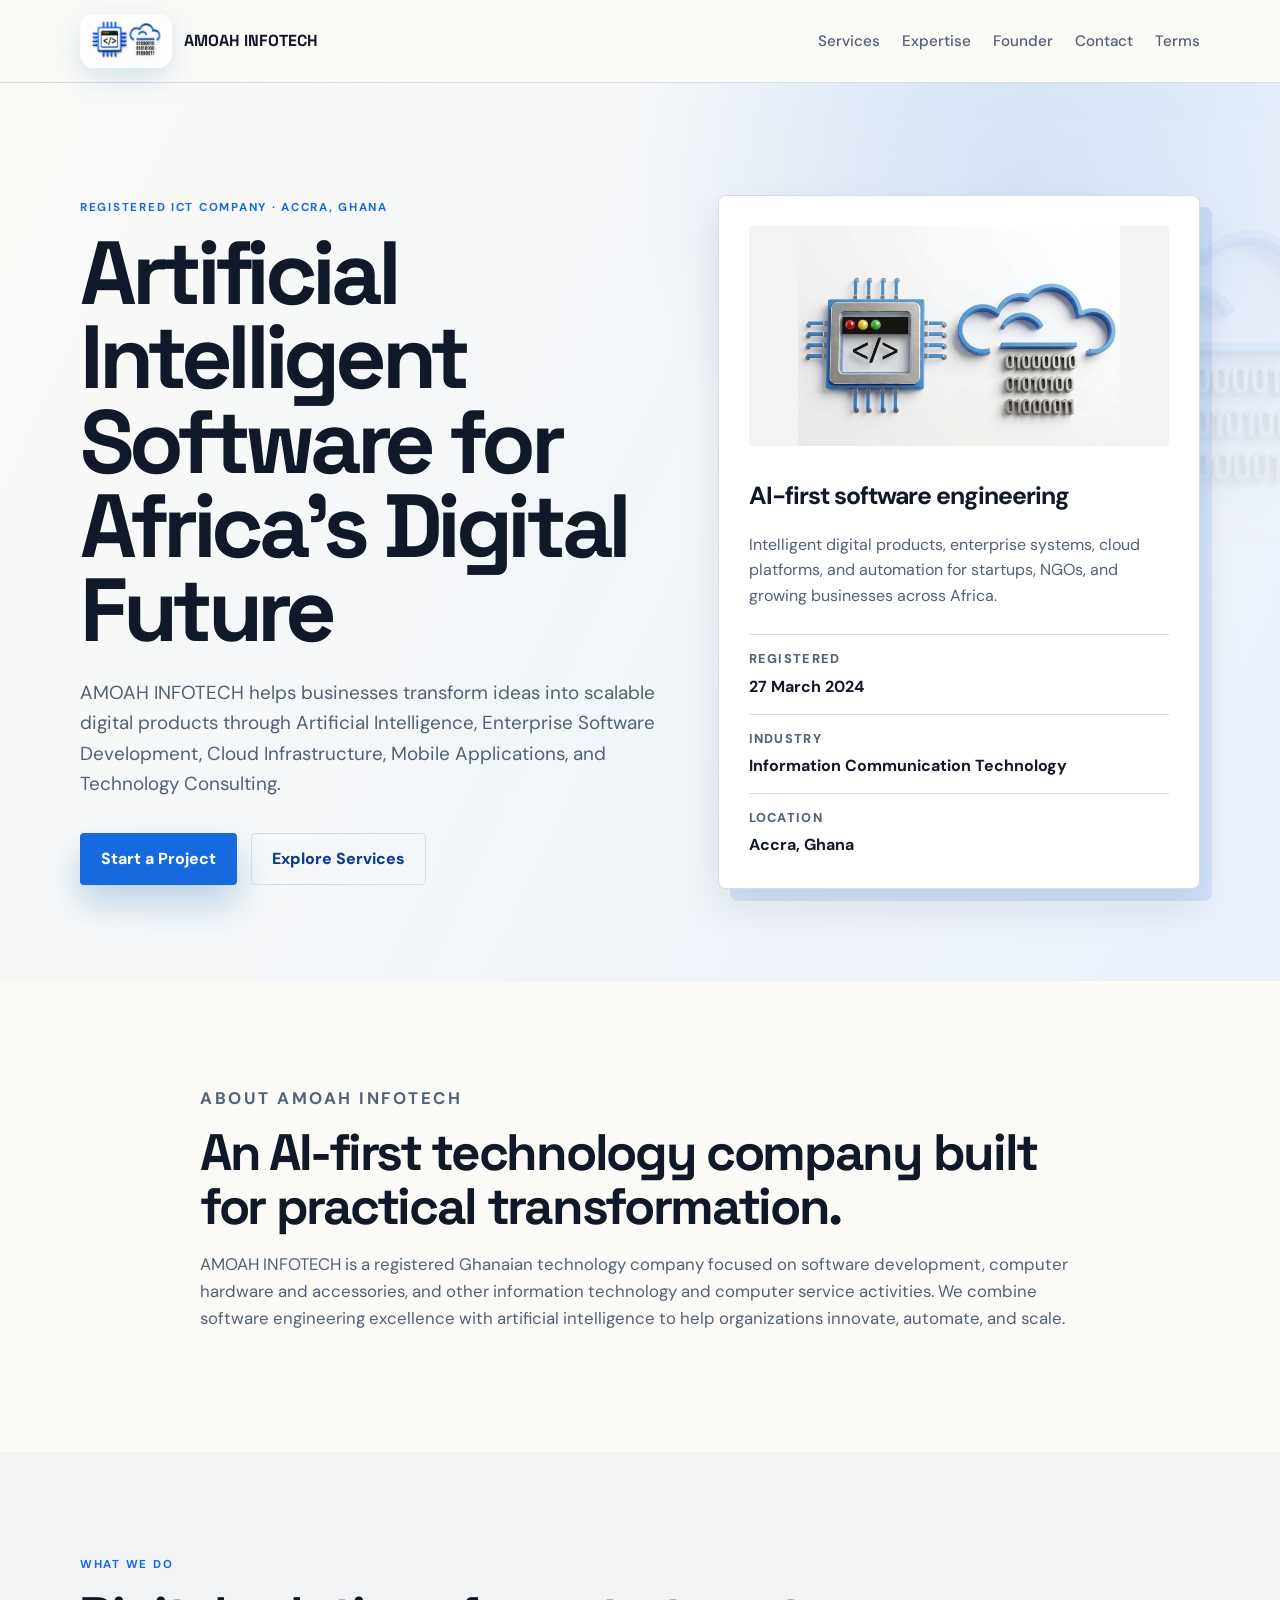
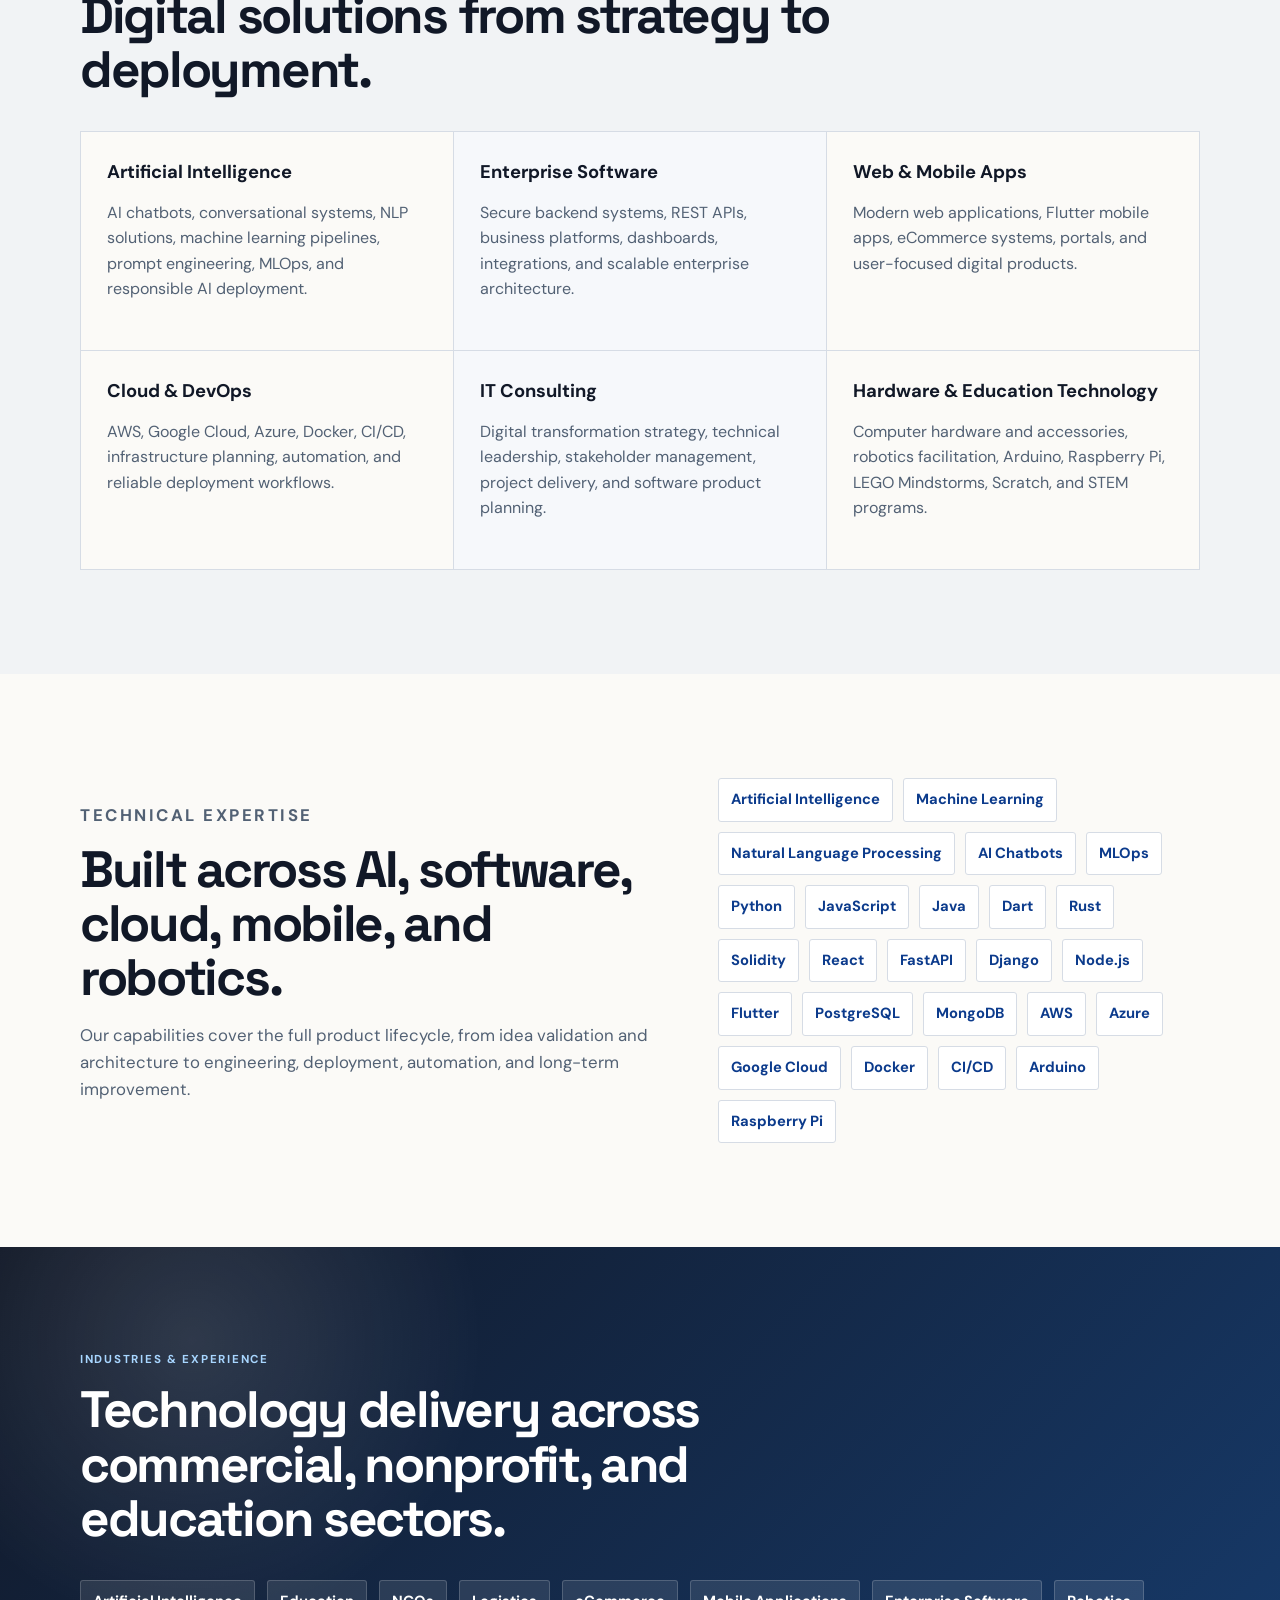
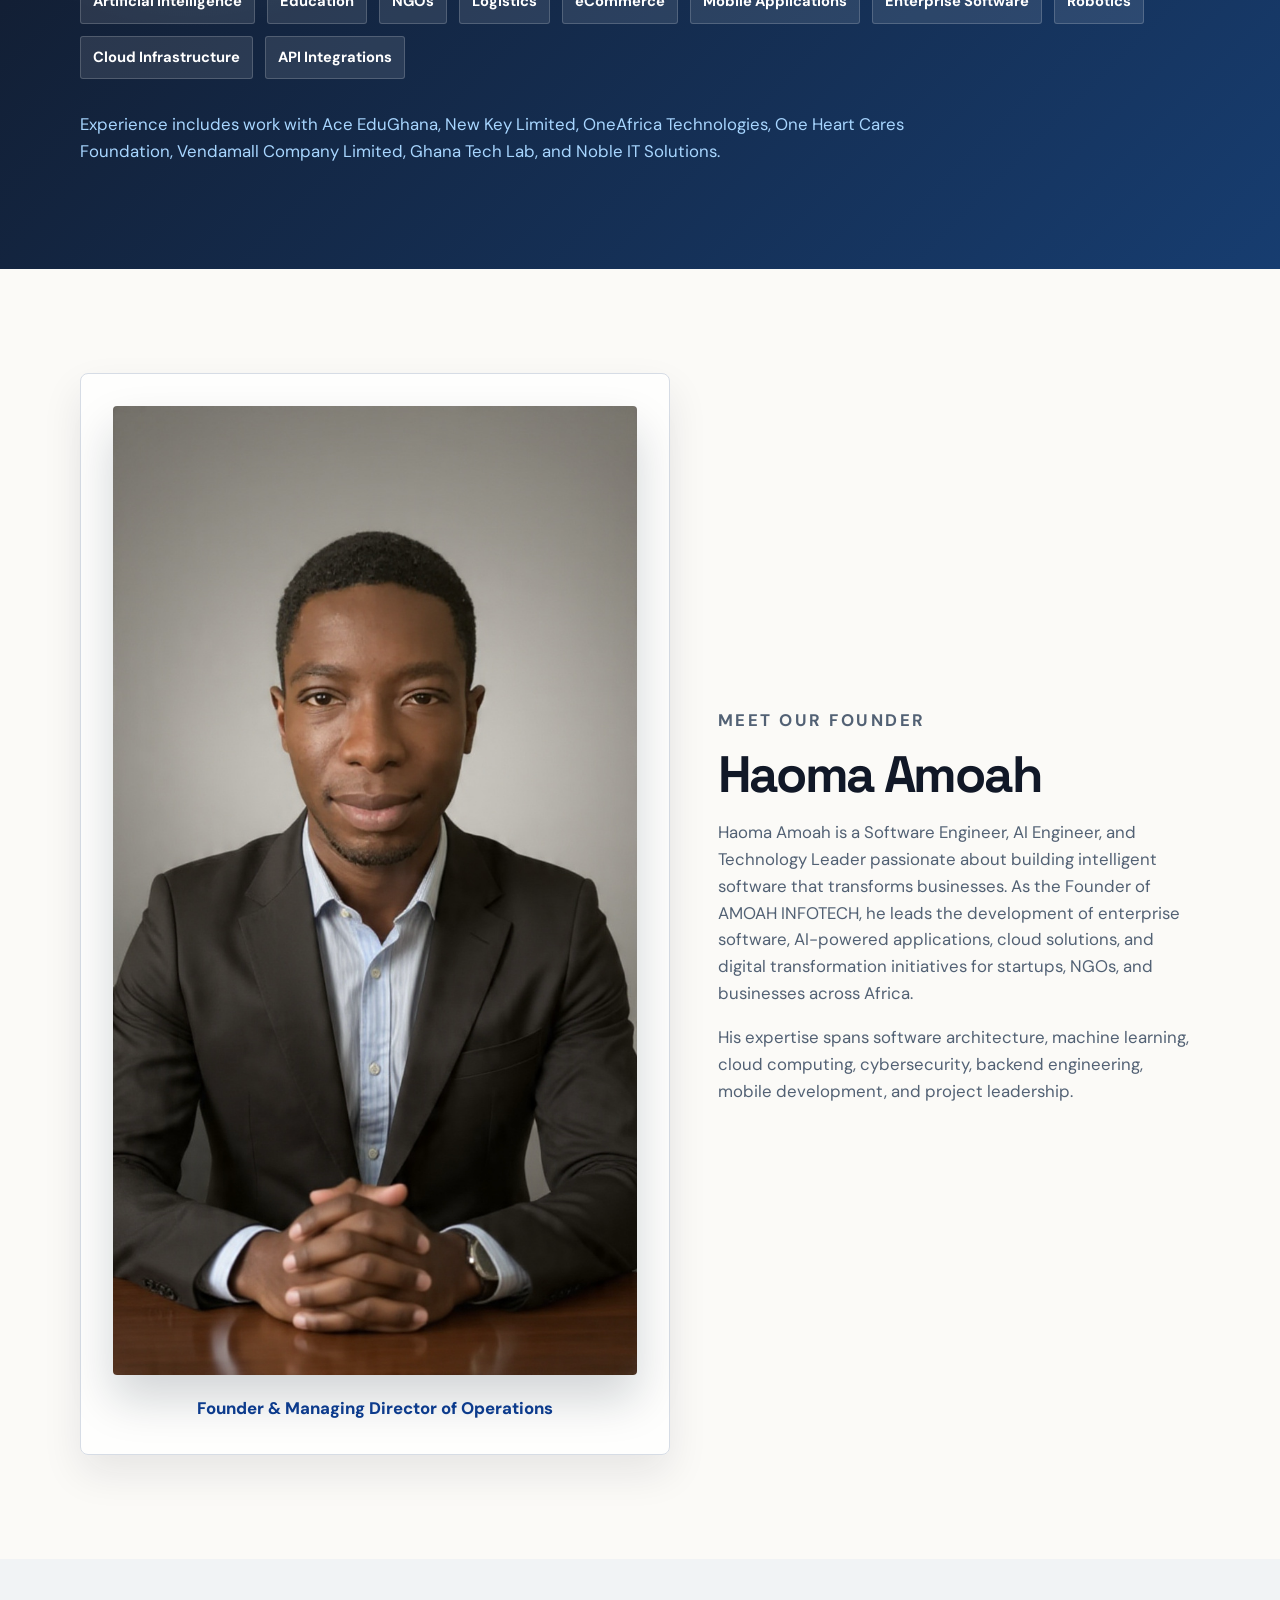
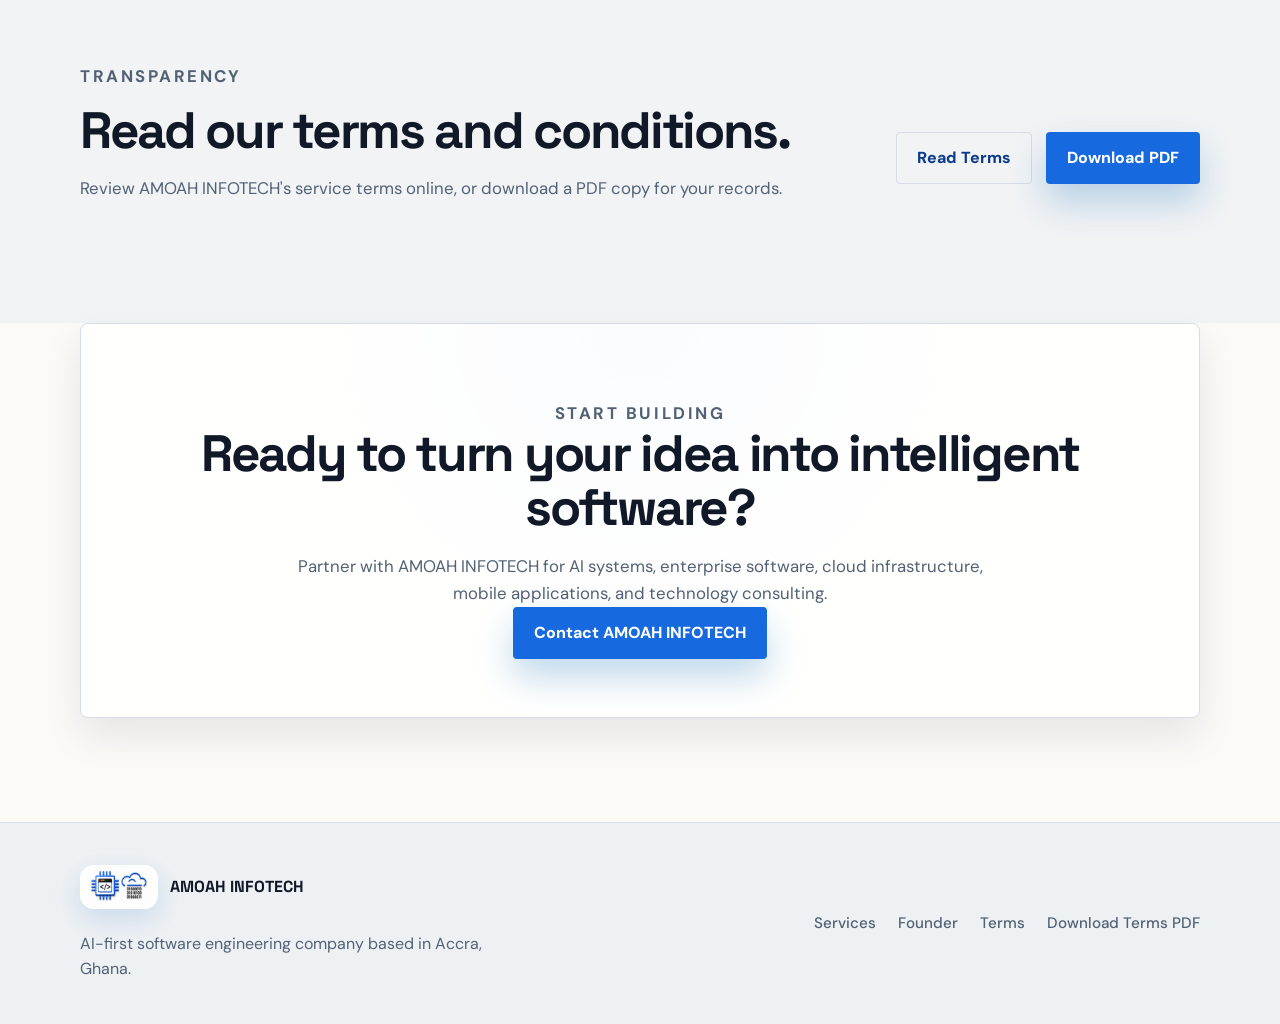
<file: index.html>
<!doctype html>
<html lang="en">
  <head>
    <meta charset="UTF-8" />
    <meta name="viewport" content="width=device-width, initial-scale=1.0" />
    <meta
      name="description"
      content="AMOAH INFOTECH is an AI-first software engineering company in Accra, Ghana, building intelligent software, cloud solutions, mobile apps, and automation systems."
    />
    <title>AMOAH INFOTECH | AI-First Software Engineering</title>
    <link rel="preconnect" href="https://fonts.googleapis.com" />
    <link rel="preconnect" href="https://fonts.gstatic.com" crossorigin />
    <link
      href="https://fonts.googleapis.com/css2?family=DM+Sans:wght@400;500;600;700&family=Space+Grotesk:wght@400;500;600;700&display=swap"
      rel="stylesheet"
    />
    <link rel="stylesheet" href="styles.css" />
  </head>
  <body>
    <div class="splash-loader" aria-hidden="true">
      <img src="assets/splash_logo.png" alt="" />
    </div>

    <header class="site-header">
      <nav class="nav container" aria-label="Main navigation">
        <a class="brand" href="#top" aria-label="AMOAH INFOTECH home">
          <img src="assets/logo.png" alt="AMOAH INFOTECH logo" />
          <span>AMOAH INFOTECH</span>
        </a>
        <div class="nav-links">
          <a href="#services">Services</a>
          <a href="#expertise">Expertise</a>
          <a href="#founder">Founder</a>
          <a href="#contact">Contact</a>
          <a href="terms.html">Terms</a>
        </div>
      </nav>
    </header>

    <main id="top">
      <section class="hero">
        <div class="container hero-grid">
          <div class="hero-copy">
            <p class="eyebrow">Registered ICT Company · Accra, Ghana</p>
            <h1>Artificial Intelligent Software for Africa's Digital Future</h1>
            <p class="hero-text">
              AMOAH INFOTECH helps businesses transform ideas into scalable digital products through
              Artificial Intelligence, Enterprise Software Development, Cloud Infrastructure, Mobile
              Applications, and Technology Consulting.
            </p>
            <div class="hero-actions">
              <a class="btn primary" href="#contact">Start a Project</a>
              <a class="btn secondary" href="#services">Explore Services</a>
            </div>
          </div>
          <aside class="hero-card" aria-label="Company profile">
            <img src="assets/splash_logo.png" alt="" />
            <h2>AI-first software engineering</h2>
            <p>
              Intelligent digital products, enterprise systems, cloud platforms, and automation for
              startups, NGOs, and growing businesses across Africa.
            </p>
            <dl>
              <div>
                <dt>Registered</dt>
                <dd>27 March 2024</dd>
              </div>
              <div>
                <dt>Industry</dt>
                <dd>Information Communication Technology</dd>
              </div>
              <div>
                <dt>Location</dt>
                <dd>Accra, Ghana</dd>
              </div>
            </dl>
          </aside>
        </div>
      </section>

      <section class="section">
        <div class="container intro">
          <p class="eyebrow">About AMOAH INFOTECH</p>
          <h2>An AI-first technology company built for practical transformation.</h2>
          <p>
            AMOAH INFOTECH is a registered Ghanaian technology company focused on software
            development, computer hardware and accessories, and other information technology and
            computer service activities. We combine software engineering excellence with artificial
            intelligence to help organizations innovate, automate, and scale.
          </p>
        </div>
      </section>

      <section class="section muted" id="services">
        <div class="container">
          <div class="section-heading">
            <p class="eyebrow">What We Do</p>
            <h2>Digital solutions from strategy to deployment.</h2>
          </div>
          <div class="cards">
            <article class="card">
              <h3>Artificial Intelligence</h3>
              <p>
                AI chatbots, conversational systems, NLP solutions, machine learning pipelines,
                prompt engineering, MLOps, and responsible AI deployment.
              </p>
            </article>
            <article class="card">
              <h3>Enterprise Software</h3>
              <p>
                Secure backend systems, REST APIs, business platforms, dashboards, integrations, and
                scalable enterprise architecture.
              </p>
            </article>
            <article class="card">
              <h3>Web & Mobile Apps</h3>
              <p>
                Modern web applications, Flutter mobile apps, eCommerce systems, portals, and
                user-focused digital products.
              </p>
            </article>
            <article class="card">
              <h3>Cloud & DevOps</h3>
              <p>
                AWS, Google Cloud, Azure, Docker, CI/CD, infrastructure planning, automation, and
                reliable deployment workflows.
              </p>
            </article>
            <article class="card">
              <h3>IT Consulting</h3>
              <p>
                Digital transformation strategy, technical leadership, stakeholder management,
                project delivery, and software product planning.
              </p>
            </article>
            <article class="card">
              <h3>Hardware & Education Technology</h3>
              <p>
                Computer hardware and accessories, robotics facilitation, Arduino, Raspberry Pi,
                LEGO Mindstorms, Scratch, and STEM programs.
              </p>
            </article>
          </div>
        </div>
      </section>

      <section class="section" id="expertise">
        <div class="container split">
          <div>
            <p class="eyebrow">Technical Expertise</p>
            <h2>Built across AI, software, cloud, mobile, and robotics.</h2>
            <p>
              Our capabilities cover the full product lifecycle, from idea validation and architecture
              to engineering, deployment, automation, and long-term improvement.
            </p>
          </div>
          <div class="tag-cloud" aria-label="Technical skills">
            <span>Artificial Intelligence</span>
            <span>Machine Learning</span>
            <span>Natural Language Processing</span>
            <span>AI Chatbots</span>
            <span>MLOps</span>
            <span>Python</span>
            <span>JavaScript</span>
            <span>Java</span>
            <span>Dart</span>
            <span>Rust</span>
            <span>Solidity</span>
            <span>React</span>
            <span>FastAPI</span>
            <span>Django</span>
            <span>Node.js</span>
            <span>Flutter</span>
            <span>PostgreSQL</span>
            <span>MongoDB</span>
            <span>AWS</span>
            <span>Azure</span>
            <span>Google Cloud</span>
            <span>Docker</span>
            <span>CI/CD</span>
            <span>Arduino</span>
            <span>Raspberry Pi</span>
          </div>
        </div>
      </section>

      <section class="section dark">
        <div class="container">
          <div class="section-heading">
            <p class="eyebrow">Industries & Experience</p>
            <h2>Technology delivery across commercial, nonprofit, and education sectors.</h2>
          </div>
          <div class="logo-grid" aria-label="Experience areas">
            <span>Artificial Intelligence</span>
            <span>Education</span>
            <span>NGOs</span>
            <span>Logistics</span>
            <span>eCommerce</span>
            <span>Mobile Applications</span>
            <span>Enterprise Software</span>
            <span>Robotics</span>
            <span>Cloud Infrastructure</span>
            <span>API Integrations</span>
          </div>
          <p class="credibility">
            Experience includes work with Ace EduGhana, New Key Limited, OneAfrica Technologies, One
            Heart Cares Foundation, Vendamall Company Limited, Ghana Tech Lab, and Noble IT Solutions.
          </p>
        </div>
      </section>

      <section class="section" id="founder">
        <div class="container founder">
          <div class="founder-card">
            <img src="assets/founder.png" alt="Haoma Amoah, Founder of AMOAH INFOTECH" />
            <p>Founder & Managing Director of Operations</p>
          </div>
          <div>
            <p class="eyebrow">Meet Our Founder</p>
            <h2>Haoma Amoah</h2>
            <p>
              Haoma Amoah is a Software Engineer, AI Engineer, and Technology Leader passionate about
              building intelligent software that transforms businesses. As the Founder of AMOAH
              INFOTECH, he leads the development of enterprise software, AI-powered applications,
              cloud solutions, and digital transformation initiatives for startups, NGOs, and
              businesses across Africa.
            </p>
            <p>
              His expertise spans software architecture, machine learning, cloud computing,
              cybersecurity, backend engineering, mobile development, and project leadership.
            </p>
          </div>
        </div>
      </section>

      <section class="section muted">
        <div class="container terms-cta">
          <div>
            <p class="eyebrow">Transparency</p>
            <h2>Read our terms and conditions.</h2>
            <p>
              Review AMOAH INFOTECH's service terms online, or download a PDF copy for your records.
            </p>
          </div>
          <div class="terms-actions">
            <a class="btn secondary" href="terms.html">Read Terms</a>
            <a class="btn primary" href="assets/terms-and-conditions.pdf" download>
              Download PDF
            </a>
          </div>
        </div>
      </section>

      <section class="section contact" id="contact">
        <div class="container contact-card">
          <p class="eyebrow">Start Building</p>
          <h2>Ready to turn your idea into intelligent software?</h2>
          <p>
            Partner with AMOAH INFOTECH for AI systems, enterprise software, cloud infrastructure,
            mobile applications, and technology consulting.
          </p>
          <a class="btn primary" href="mailto:info@amoahinfotech.com">Contact AMOAH INFOTECH</a>
        </div>
      </section>
    </main>

    <footer class="site-footer">
      <div class="container footer-grid">
        <div>
          <a class="brand footer-brand" href="#top">
            <img src="assets/logo.png" alt="" />
            <span>AMOAH INFOTECH</span>
          </a>
          <p>AI-first software engineering company based in Accra, Ghana.</p>
        </div>
        <div class="footer-links">
          <a href="#services">Services</a>
          <a href="#founder">Founder</a>
          <a href="terms.html">Terms</a>
          <a href="assets/terms-and-conditions.pdf" download>Download Terms PDF</a>
        </div>
      </div>
    </footer>
  </body>
</html>
</file>
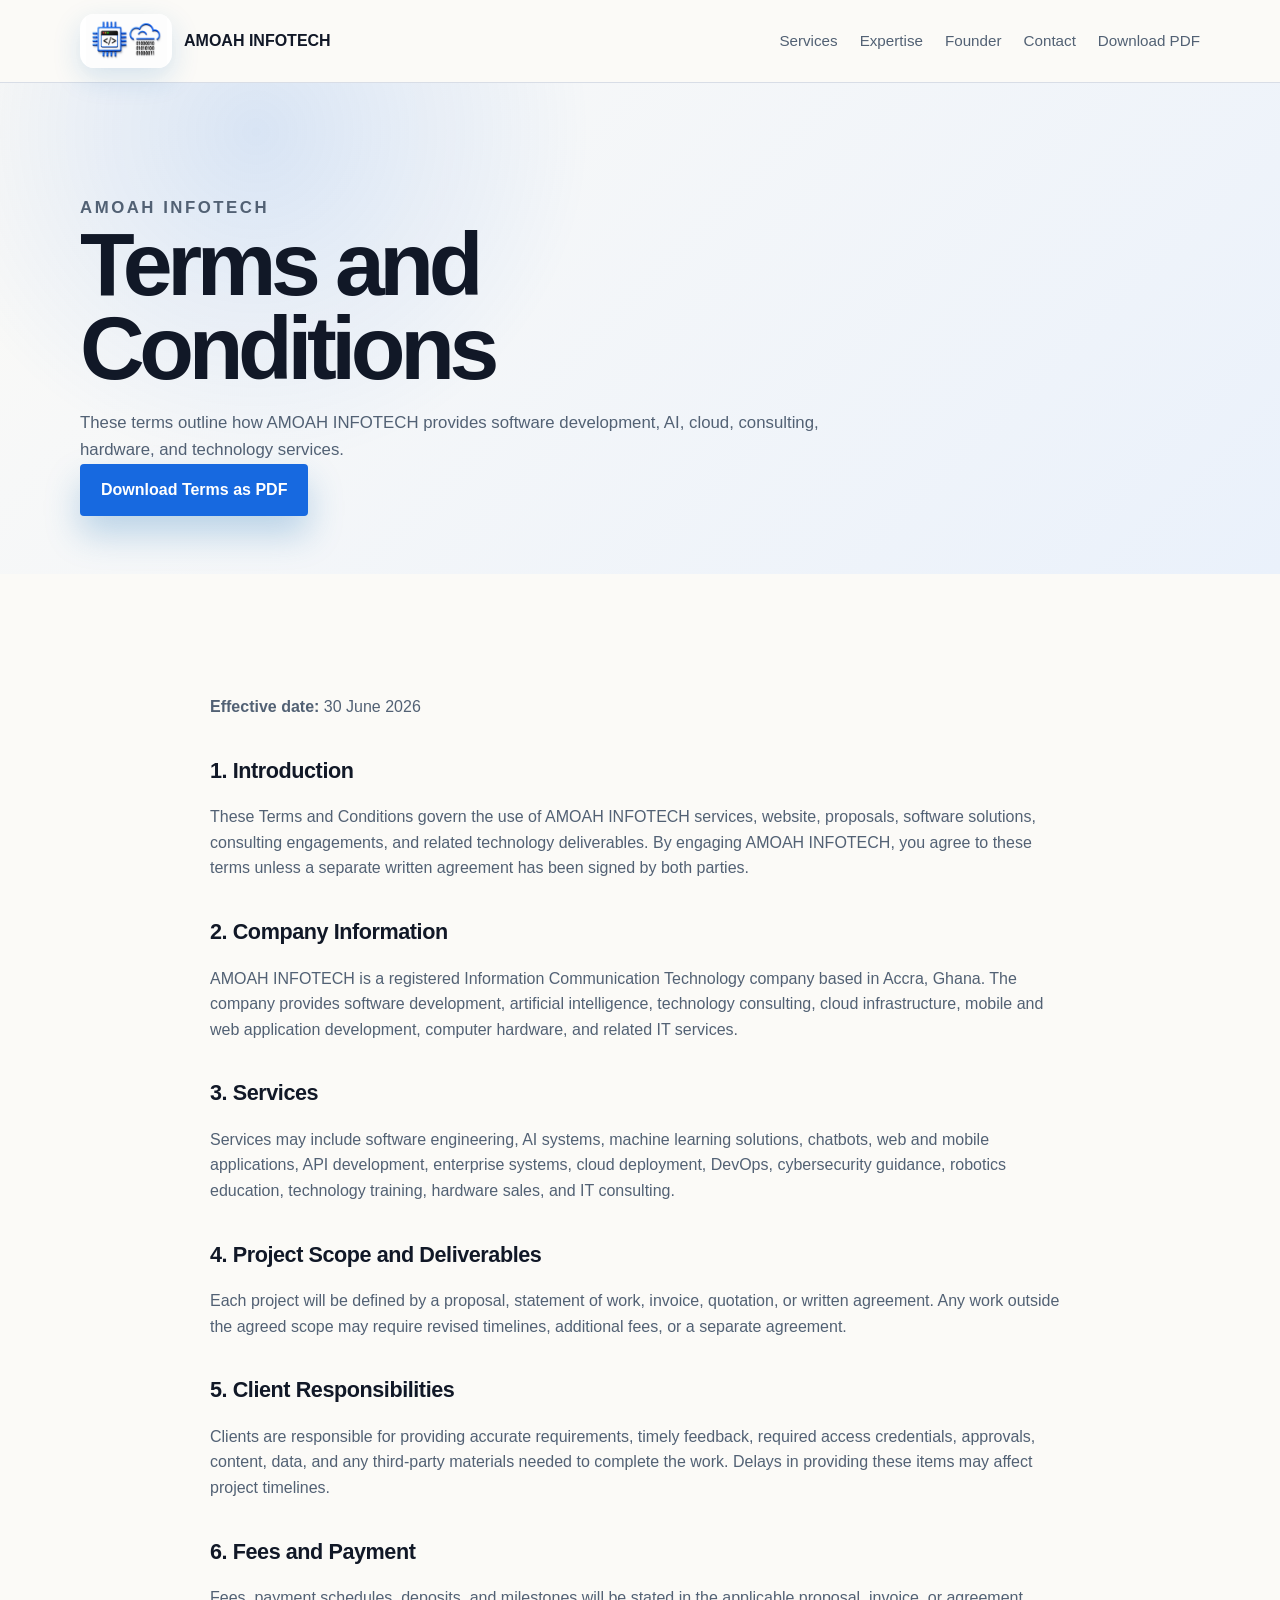
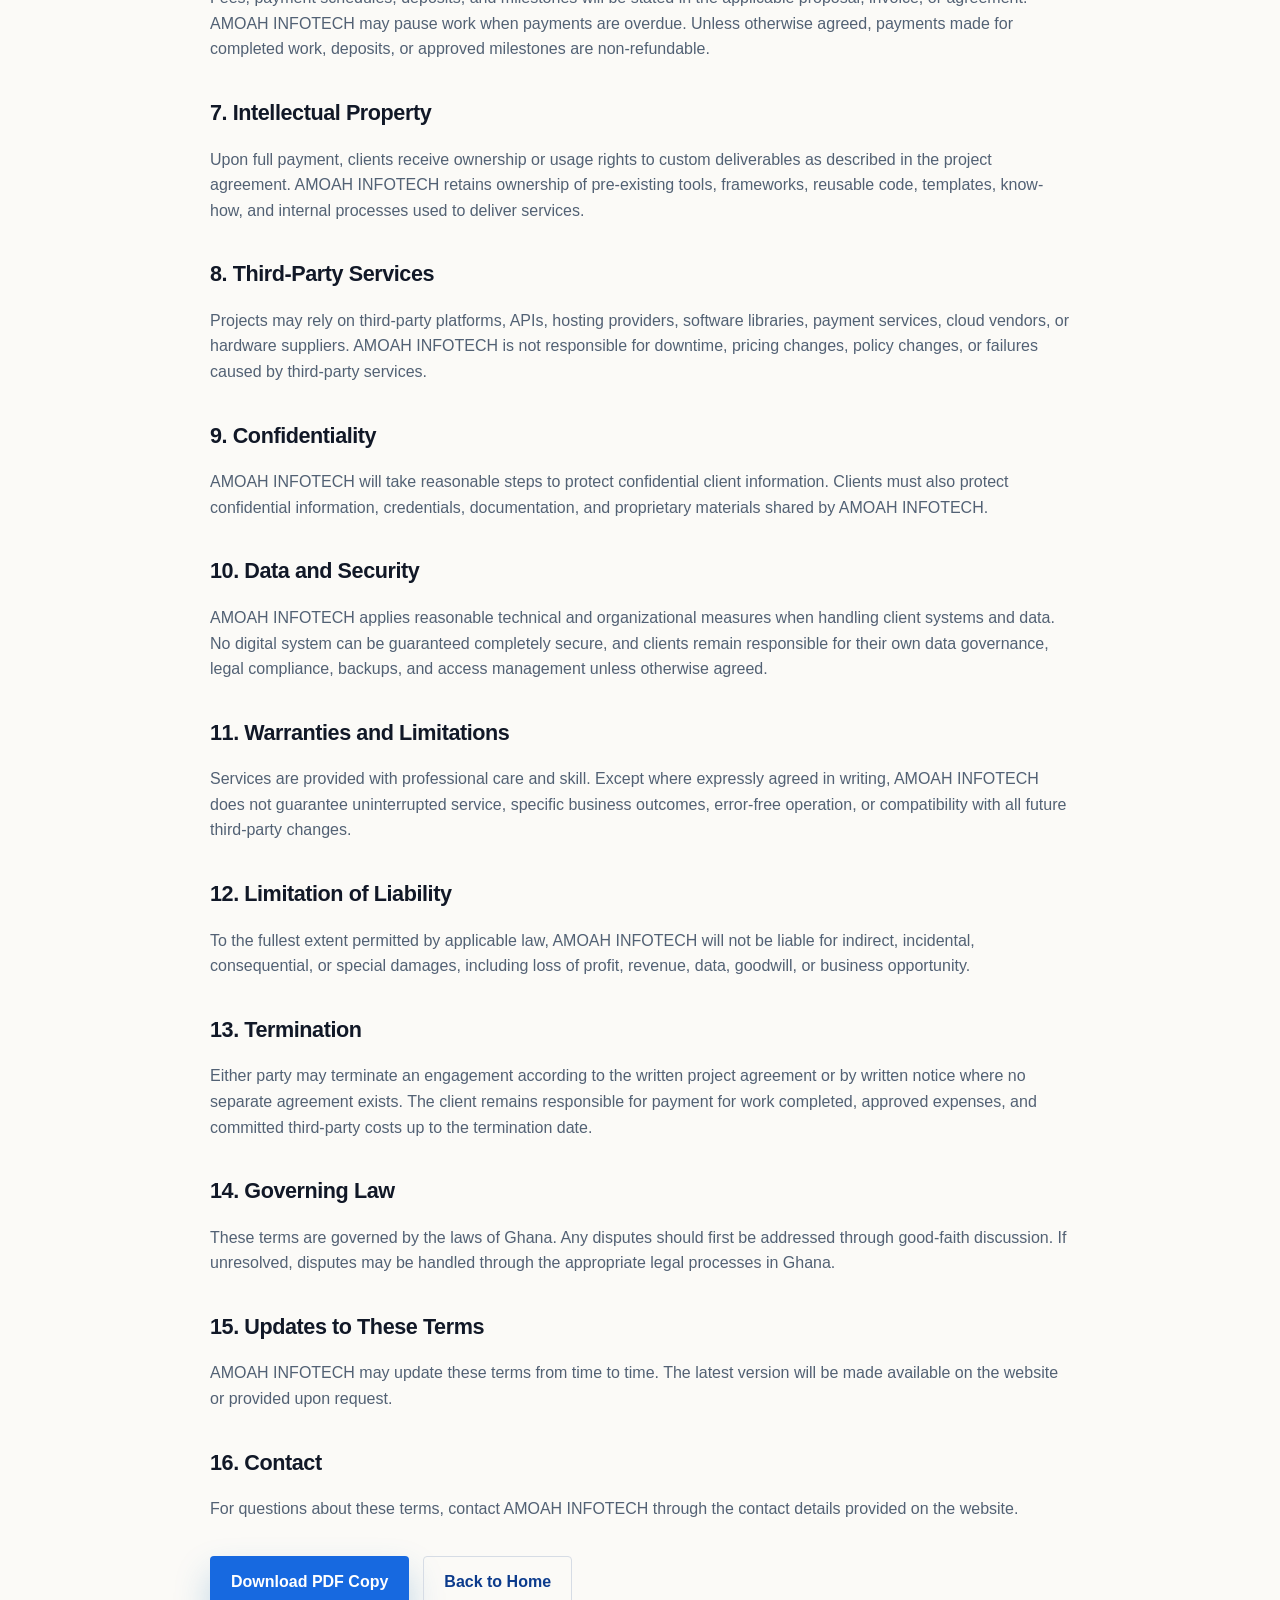
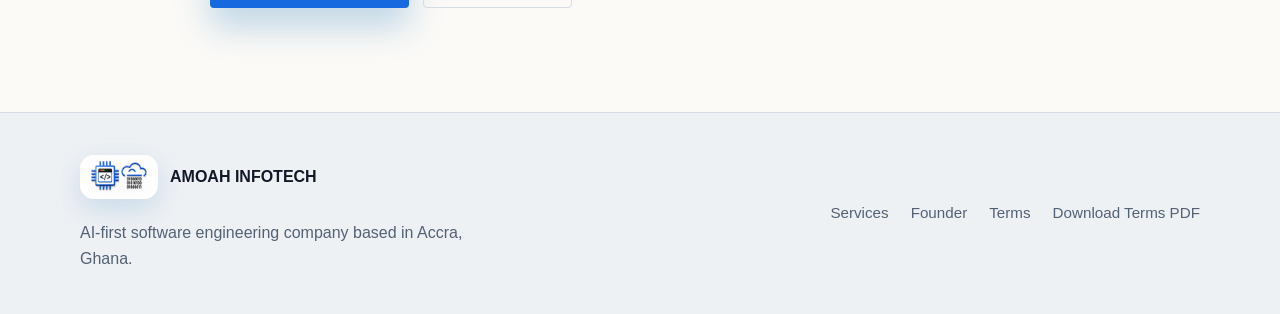
<file: terms.html>
<!doctype html>
<html lang="en">
  <head>
    <meta charset="UTF-8" />
    <meta name="viewport" content="width=device-width, initial-scale=1.0" />
    <meta
      name="description"
      content="Terms and conditions for AMOAH INFOTECH software, AI, cloud, consulting, and hardware services."
    />
    <title>Terms and Conditions | AMOAH INFOTECH</title>
    <link rel="preconnect" href="https://fonts.googleapis.com" />
    <link rel="preconnect" href="https://fonts.gstatic.com" crossorigin />
    <link
      href="https://fonts.googleapis.com/css2?family=Inter:wght@400;500;600;700;800&display=swap"
      rel="stylesheet"
    />
    <link rel="stylesheet" href="styles.css" />
  </head>
  <body>
    <div class="splash-loader" aria-hidden="true">
      <img src="assets/splash_logo.png" alt="" />
    </div>

    <header class="site-header">
      <nav class="nav container" aria-label="Main navigation">
        <a class="brand" href="index.html" aria-label="AMOAH INFOTECH home">
          <img src="assets/logo.png" alt="AMOAH INFOTECH logo" />
          <span>AMOAH INFOTECH</span>
        </a>
        <div class="nav-links">
          <a href="index.html#services">Services</a>
          <a href="index.html#expertise">Expertise</a>
          <a href="index.html#founder">Founder</a>
          <a href="index.html#contact">Contact</a>
          <a href="assets/terms-and-conditions.pdf" download>Download PDF</a>
        </div>
      </nav>
    </header>

    <main>
      <section class="page-hero">
        <div class="container">
          <p class="eyebrow">AMOAH INFOTECH</p>
          <h1>Terms and Conditions</h1>
          <p>
            These terms outline how AMOAH INFOTECH provides software development, AI, cloud,
            consulting, hardware, and technology services.
          </p>
          <a class="btn primary" href="assets/terms-and-conditions.pdf" download>
            Download Terms as PDF
          </a>
        </div>
      </section>

      <section class="section">
        <div class="container legal">
          <p><strong>Effective date:</strong> 30 June 2026</p>

          <h2>1. Introduction</h2>
          <p>
            These Terms and Conditions govern the use of AMOAH INFOTECH services, website, proposals,
            software solutions, consulting engagements, and related technology deliverables. By
            engaging AMOAH INFOTECH, you agree to these terms unless a separate written agreement has
            been signed by both parties.
          </p>

          <h2>2. Company Information</h2>
          <p>
            AMOAH INFOTECH is a registered Information Communication Technology company based in
            Accra, Ghana. The company provides software development, artificial intelligence,
            technology consulting, cloud infrastructure, mobile and web application development,
            computer hardware, and related IT services.
          </p>

          <h2>3. Services</h2>
          <p>
            Services may include software engineering, AI systems, machine learning solutions,
            chatbots, web and mobile applications, API development, enterprise systems, cloud
            deployment, DevOps, cybersecurity guidance, robotics education, technology training,
            hardware sales, and IT consulting.
          </p>

          <h2>4. Project Scope and Deliverables</h2>
          <p>
            Each project will be defined by a proposal, statement of work, invoice, quotation, or
            written agreement. Any work outside the agreed scope may require revised timelines,
            additional fees, or a separate agreement.
          </p>

          <h2>5. Client Responsibilities</h2>
          <p>
            Clients are responsible for providing accurate requirements, timely feedback, required
            access credentials, approvals, content, data, and any third-party materials needed to
            complete the work. Delays in providing these items may affect project timelines.
          </p>

          <h2>6. Fees and Payment</h2>
          <p>
            Fees, payment schedules, deposits, and milestones will be stated in the applicable
            proposal, invoice, or agreement. AMOAH INFOTECH may pause work when payments are overdue.
            Unless otherwise agreed, payments made for completed work, deposits, or approved
            milestones are non-refundable.
          </p>

          <h2>7. Intellectual Property</h2>
          <p>
            Upon full payment, clients receive ownership or usage rights to custom deliverables as
            described in the project agreement. AMOAH INFOTECH retains ownership of pre-existing
            tools, frameworks, reusable code, templates, know-how, and internal processes used to
            deliver services.
          </p>

          <h2>8. Third-Party Services</h2>
          <p>
            Projects may rely on third-party platforms, APIs, hosting providers, software libraries,
            payment services, cloud vendors, or hardware suppliers. AMOAH INFOTECH is not responsible
            for downtime, pricing changes, policy changes, or failures caused by third-party services.
          </p>

          <h2>9. Confidentiality</h2>
          <p>
            AMOAH INFOTECH will take reasonable steps to protect confidential client information.
            Clients must also protect confidential information, credentials, documentation, and
            proprietary materials shared by AMOAH INFOTECH.
          </p>

          <h2>10. Data and Security</h2>
          <p>
            AMOAH INFOTECH applies reasonable technical and organizational measures when handling
            client systems and data. No digital system can be guaranteed completely secure, and
            clients remain responsible for their own data governance, legal compliance, backups, and
            access management unless otherwise agreed.
          </p>

          <h2>11. Warranties and Limitations</h2>
          <p>
            Services are provided with professional care and skill. Except where expressly agreed in
            writing, AMOAH INFOTECH does not guarantee uninterrupted service, specific business
            outcomes, error-free operation, or compatibility with all future third-party changes.
          </p>

          <h2>12. Limitation of Liability</h2>
          <p>
            To the fullest extent permitted by applicable law, AMOAH INFOTECH will not be liable for
            indirect, incidental, consequential, or special damages, including loss of profit,
            revenue, data, goodwill, or business opportunity.
          </p>

          <h2>13. Termination</h2>
          <p>
            Either party may terminate an engagement according to the written project agreement or by
            written notice where no separate agreement exists. The client remains responsible for
            payment for work completed, approved expenses, and committed third-party costs up to the
            termination date.
          </p>

          <h2>14. Governing Law</h2>
          <p>
            These terms are governed by the laws of Ghana. Any disputes should first be addressed
            through good-faith discussion. If unresolved, disputes may be handled through the
            appropriate legal processes in Ghana.
          </p>

          <h2>15. Updates to These Terms</h2>
          <p>
            AMOAH INFOTECH may update these terms from time to time. The latest version will be made
            available on the website or provided upon request.
          </p>

          <h2>16. Contact</h2>
          <p>
            For questions about these terms, contact AMOAH INFOTECH through the contact details
            provided on the website.
          </p>

          <div class="legal-download">
            <a class="btn primary" href="assets/terms-and-conditions.pdf" download>
              Download PDF Copy
            </a>
            <a class="btn secondary" href="index.html">Back to Home</a>
          </div>
        </div>
      </section>
    </main>

    <footer class="site-footer">
      <div class="container footer-grid">
        <div>
          <a class="brand footer-brand" href="index.html">
            <img src="assets/logo.png" alt="" />
            <span>AMOAH INFOTECH</span>
          </a>
          <p>AI-first software engineering company based in Accra, Ghana.</p>
        </div>
        <div class="footer-links">
          <a href="index.html#services">Services</a>
          <a href="index.html#founder">Founder</a>
          <a href="terms.html">Terms</a>
          <a href="assets/terms-and-conditions.pdf" download>Download Terms PDF</a>
        </div>
      </div>
    </footer>
  </body>
</html>
</file>
<file: styles.css>
:root {
  --blue: #1769e0;
  --blue-dark: #0c3b8c;
  --ink: #111827;
  --muted: #526174;
  --line: #d6dce5;
  --surface: #f1f3f5;
  --paper: #fbfaf7;
  --white: #ffffff;
  --shadow: 0 18px 40px rgba(17, 24, 39, 0.09);
}

* {
  box-sizing: border-box;
}

html {
  scroll-behavior: smooth;
}

body {
  margin: 0;
  color: var(--ink);
  background: var(--paper);
  font-family: "DM Sans", sans-serif;
  line-height: 1.6;
  overflow-x: hidden;
}

a {
  color: inherit;
  text-decoration: none;
}

img {
  display: block;
  max-width: 100%;
}

.container {
  width: min(1120px, calc(100% - 40px));
  margin: 0 auto;
}

.splash-loader {
  position: fixed;
  inset: 0;
  z-index: 999;
  display: grid;
  place-items: center;
  background:
    radial-gradient(circle at 50% 35%, rgba(34, 118, 188, 0.16), transparent 34%),
    var(--white);
  animation: splashExit 850ms ease 1450ms forwards;
  pointer-events: none;
}

.splash-loader img {
  width: min(440px, 76vw);
  opacity: 0;
  filter: drop-shadow(0 28px 54px rgba(34, 118, 188, 0.22));
  animation: splashLogo 1400ms ease forwards;
}

@keyframes splashLogo {
  0% {
    opacity: 0;
    transform: translateY(14px) scale(0.94);
  }

  45%,
  80% {
    opacity: 1;
    transform: translateY(0) scale(1);
  }

  100% {
    opacity: 0.94;
    transform: translateY(0) scale(0.985);
  }
}

@keyframes splashExit {
  to {
    opacity: 0;
    visibility: hidden;
  }
}

.site-header {
  position: sticky;
  top: 0;
  z-index: 20;
  border-bottom: 1px solid rgba(214, 220, 229, 0.92);
  background: rgba(251, 250, 247, 0.94);
  backdrop-filter: blur(16px);
}

.nav {
  display: flex;
  align-items: center;
  justify-content: space-between;
  gap: 24px;
  min-height: 82px;
}

.brand {
  display: inline-flex;
  align-items: center;
  gap: 12px;
  font-family: "Space Grotesk", sans-serif;
  font-weight: 700;
  letter-spacing: 0;
}

.brand img {
  width: 92px;
  height: 54px;
  border-radius: 14px;
  object-fit: contain;
  background: var(--white);
  box-shadow: 0 10px 28px rgba(34, 118, 188, 0.18);
}

.nav-links,
.footer-links {
  display: flex;
  align-items: center;
  gap: 22px;
  color: var(--muted);
  font-size: 0.95rem;
  font-weight: 500;
}

.nav-links a:hover,
.footer-links a:hover {
  color: var(--blue);
}

.hero {
  position: relative;
  overflow: hidden;
  padding: 112px 0 92px;
  background:
    radial-gradient(circle at 80% 10%, rgba(23, 105, 224, 0.14), transparent 30%),
    linear-gradient(115deg, var(--paper) 0%, #eaf1fb 100%);
}

.hero::before {
  position: absolute;
  top: 36px;
  right: max(-120px, -8vw);
  width: min(620px, 62vw);
  aspect-ratio: 1242 / 848;
  content: "";
  background: url("assets/splash_logo.png") center / contain no-repeat;
  opacity: 0.08;
  filter: blur(0.2px) saturate(1.15);
  pointer-events: none;
}

.hero-grid {
  position: relative;
  z-index: 1;
}

.hero-grid,
.split,
.founder,
.terms-cta,
.footer-grid {
  display: grid;
  align-items: center;
  gap: 48px;
}

.hero-grid,
.split,
.founder,
.footer-grid {
  grid-template-columns: 1.1fr 0.9fr;
}

.hero-copy h1,
.page-hero h1 {
  max-width: 780px;
  margin: 0;
  font-family: "Space Grotesk", sans-serif;
  font-size: clamp(2.8rem, 7vw, 5.8rem);
  line-height: 0.94;
  letter-spacing: -0.06em;
}

.hero-text {
  max-width: 690px;
  margin: 26px 0 0;
  color: var(--muted);
  font-size: 1.18rem;
}

.eyebrow {
  margin: 0 0 14px;
  color: var(--blue);
  font-size: 0.72rem;
  font-weight: 700;
  letter-spacing: 0.15em;
  text-transform: uppercase;
}

.hero-actions,
.terms-actions,
.legal-download {
  display: flex;
  flex-wrap: wrap;
  gap: 14px;
  margin-top: 34px;
}

.btn {
  display: inline-flex;
  align-items: center;
  justify-content: center;
  min-height: 52px;
  border-radius: 4px;
  padding: 0 20px;
  border: 1px solid transparent;
  font-weight: 800;
  transition:
    transform 180ms ease,
    box-shadow 180ms ease,
    border-color 180ms ease;
}

.btn:hover {
  transform: translateY(-2px);
}

.btn.primary {
  color: var(--white);
  background: var(--blue);
  box-shadow: 0 18px 35px rgba(34, 118, 188, 0.28);
}

.btn.secondary {
  color: var(--blue-dark);
  border-color: var(--line);
  background: transparent;
}

.hero-card,
.card,
.founder-card,
.contact-card {
  border: 1px solid var(--line);
  border-radius: 8px;
  background: rgba(255, 255, 255, 0.82);
  box-shadow: var(--shadow);
}

.hero-card {
  padding: 30px;
  background: var(--white);
  box-shadow: 12px 12px 0 rgba(23, 105, 224, 0.12), var(--shadow);
}

.hero-card img {
  width: 100%;
  height: 220px;
  margin: 0 auto 30px;
  border-radius: 4px;
  object-fit: contain;
  background: var(--surface);
}

.hero-card h2 {
  margin: 0 0 12px;
  font-size: 1.55rem;
  letter-spacing: -0.04em;
}

.hero-card p,
.intro p,
.split p,
.founder p,
.terms-cta p,
.contact-card p,
.page-hero p {
  color: var(--muted);
}

.hero-card dl {
  display: grid;
  gap: 14px;
  margin: 26px 0 0;
}

.hero-card dl div {
  padding-top: 14px;
  border-top: 1px solid var(--line);
}

.hero-card dt {
  color: var(--muted);
  font-size: 0.8rem;
  font-weight: 800;
  letter-spacing: 0.1em;
  text-transform: uppercase;
}

.hero-card dd {
  margin: 4px 0 0;
  font-weight: 700;
}

.section {
  padding: 104px 0;
}

.muted {
  background: var(--surface);
}

.intro {
  max-width: 880px;
}

.intro h2,
.section-heading h2,
.split h2,
.founder h2,
.terms-cta h2,
.contact-card h2 {
  margin: 0;
  font-size: clamp(2rem, 4vw, 3.2rem);
  line-height: 1.06;
  font-family: "Space Grotesk", sans-serif;
  letter-spacing: -0.045em;
}

.intro p,
.split p,
.founder p,
.terms-cta p,
.contact-card p,
.page-hero p {
  font-size: 1.05rem;
}

.section-heading {
  max-width: 760px;
  margin-bottom: 34px;
}

.cards {
  display: grid;
  grid-template-columns: repeat(3, 1fr);
  gap: 1px;
  border: 1px solid var(--line);
  background: var(--line);
}

.card {
  min-height: 218px;
  padding: 26px;
  border: 0;
  border-radius: 0;
  background: var(--paper);
  box-shadow: none;
}

.card:nth-child(3n + 2) {
  background: #f6f8fb;
}

.card h3 {
  margin: 0 0 12px;
  font-size: 1.15rem;
}

.card p {
  margin: 0;
  color: var(--muted);
}

.tag-cloud {
  display: flex;
  flex-wrap: wrap;
  gap: 10px;
}

.tag-cloud span,
.logo-grid span {
  border: 1px solid var(--line);
  border-radius: 3px;
  padding: 9px 12px;
  background: var(--white);
  color: var(--blue-dark);
  font-weight: 700;
  font-size: 0.92rem;
}

.dark {
  color: var(--white);
  background:
    radial-gradient(circle at 15% 15%, rgba(255, 255, 255, 0.12), transparent 24%),
    linear-gradient(135deg, #111827, #173d70);
}

.dark .eyebrow,
.dark .credibility {
  color: #a8d6ff;
}

.dark .section-heading h2 {
  max-width: 900px;
}

.logo-grid {
  display: flex;
  flex-wrap: wrap;
  gap: 12px;
}

.logo-grid span {
  color: var(--white);
  border-color: rgba(255, 255, 255, 0.18);
  background: rgba(255, 255, 255, 0.1);
}

.credibility {
  max-width: 860px;
  margin: 32px 0 0;
  font-size: 1.05rem;
}

.founder-card {
  min-height: 360px;
  display: grid;
  place-items: center;
  padding: 32px;
  text-align: center;
}

.founder-card img {
  width: 100%;
  height: auto;
  max-height: none;
  border-radius: 4px;
  object-fit: contain;
  object-position: center;
  box-shadow: 0 24px 46px rgba(13, 27, 42, 0.18);
}

.founder-card p {
  margin: 20px 0 0;
  color: var(--blue-dark);
  font-weight: 800;
}

.terms-cta {
  grid-template-columns: 1fr auto;
}

.contact {
  padding-top: 0;
}

.contact-card {
  padding: 58px;
  text-align: center;
  background:
    linear-gradient(rgba(255, 255, 255, 0.9), rgba(255, 255, 255, 0.9)),
    radial-gradient(circle at 50% 0%, rgba(23, 105, 224, 0.18), transparent 44%);
}

.contact-card p {
  max-width: 720px;
  margin: 18px auto 0;
}

.site-footer {
  padding: 42px 0;
  border-top: 1px solid var(--line);
  background: #eef1f4;
}

.footer-brand img {
  width: 78px;
  height: 44px;
  object-fit: contain;
}

.site-footer p {
  max-width: 430px;
  margin: 14px 0 0;
  color: var(--muted);
}

.footer-links {
  justify-content: flex-end;
  flex-wrap: wrap;
}

.page-hero {
  padding: 92px 0 58px;
  background:
    radial-gradient(circle at 20% 10%, rgba(23, 105, 224, 0.14), transparent 30%),
    linear-gradient(135deg, var(--paper) 0%, #eaf1fb 100%);
}

.page-hero p {
  max-width: 760px;
  margin: 20px 0 0;
}

.legal {
  max-width: 860px;
}

.legal h2 {
  margin: 34px 0 10px;
  font-size: 1.35rem;
  letter-spacing: -0.02em;
}

.legal p {
  color: var(--muted);
}

@media (max-width: 900px) {
  .nav {
    align-items: flex-start;
    flex-direction: column;
    padding: 18px 0;
  }

  .nav-links {
    width: 100%;
    overflow-x: auto;
    padding-bottom: 6px;
  }

  .hero-grid,
  .split,
  .founder,
  .terms-cta,
  .footer-grid {
    grid-template-columns: 1fr;
  }

  .terms-actions,
  .footer-links {
    justify-content: flex-start;
  }

  .cards {
    grid-template-columns: repeat(2, 1fr);
  }
}

@media (max-width: 640px) {
  .container {
    width: min(100% - 28px, 1120px);
  }

  .hero {
    padding-top: 62px;
  }

  .section,
  .page-hero {
    padding: 62px 0;
  }

  .cards {
    grid-template-columns: 1fr;
  }

  .contact-card {
    padding: 34px 22px;
  }

  .brand span {
    font-size: 0.92rem;
  }

  .founder-card img {
    max-height: none;
  }
}

@media (prefers-reduced-motion: reduce) {
  .splash-loader,
  .splash-loader img {
    animation-duration: 1ms;
    animation-delay: 0ms;
  }
}
</file>
